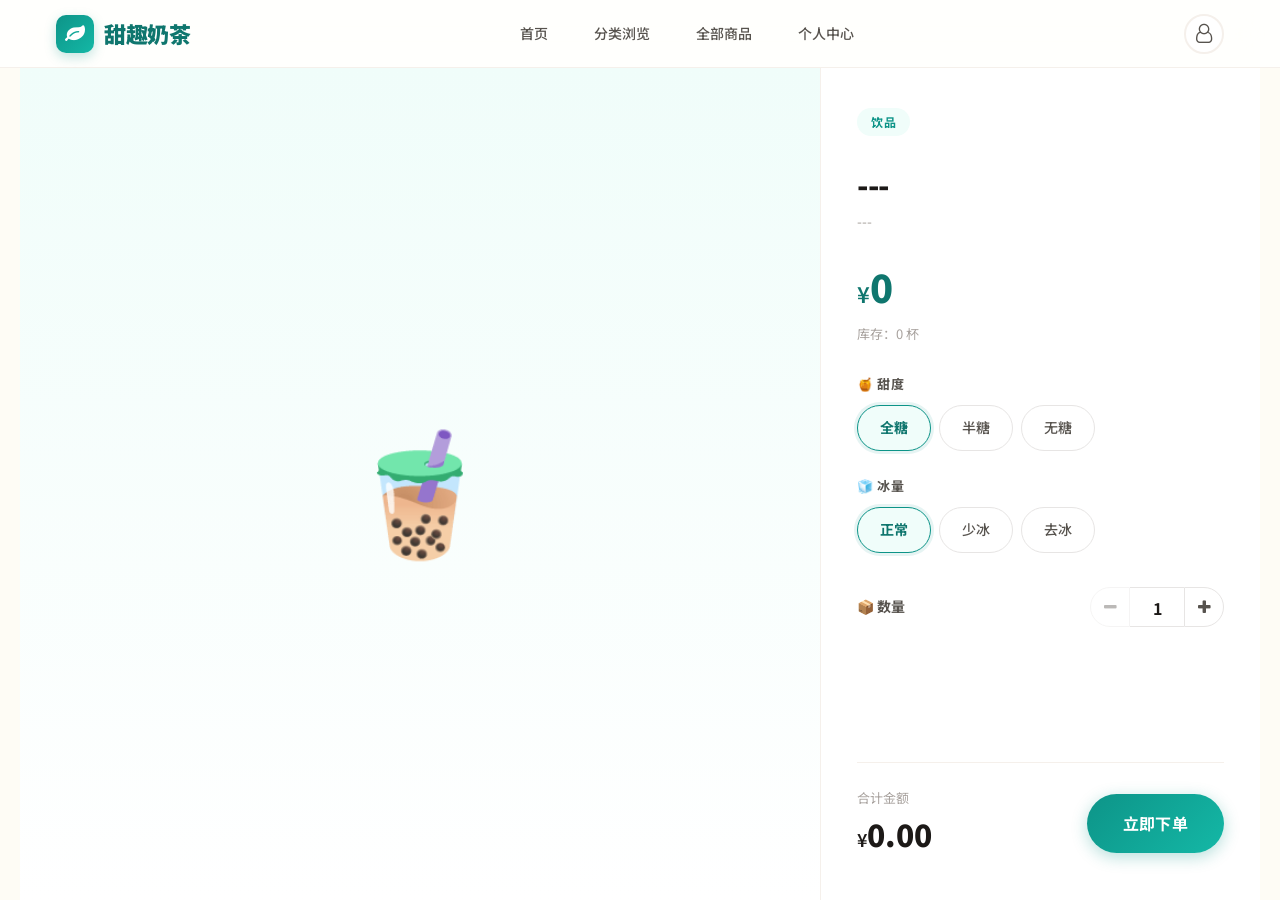
<file: target/classes/static/detail.html>
<!DOCTYPE html>
<html lang="zh-CN">
<head>
<meta charset="UTF-8">
<meta name="viewport" content="width=device-width,initial-scale=1.0">
<title>商品详情 - 甜趣奶茶</title>
<link rel="stylesheet" href="https://cdn.jsdelivr.net/npm/bootstrap@3.4.1/dist/css/bootstrap.min.css">
<link rel="stylesheet" href="https://cdn.jsdelivr.net/npm/font-awesome@4.7.0/css/font-awesome.min.css">
<link rel="stylesheet" href="css/common.css">
</head>
<body>

<header class="desktop-header" id="mainHeader">
  <div class="header-inner">
    <a href="index.html" class="header-brand">
      <div class="brand-icon"><i class="fa fa-leaf"></i></div>甜趣奶茶
    </a>
    <nav class="header-nav">
      <a class="nav-link" href="index.html">首页</a>
      <a class="nav-link" href="category.html">分类浏览</a>
      <a class="nav-link" href="list.html">全部商品</a>
      <a class="nav-link" href="profile.html">个人中心</a>
    </nav>
    <a href="profile.html" class="header-user-btn"><i class="fa fa-user-o"></i></a>
  </div>
</header>

<div class="page-container">
  <div class="detail-layout">

    <!-- 左侧大图 -->
    <div class="detail-gallery">
      <img id="detailImg" src="" alt="商品图片"
           onerror="this.style.display='none';this.parentElement.innerHTML='<div style=font-size:120px>🧋</div>'">
    </div>

    <!-- 右侧信息面板 -->
    <div class="detail-panel">
      <div class="dp-category" id="detailCategory">饮品</div>
      <h1 id="detailName">---</h1>
      <p class="dp-desc" id="detailDesc">---</p>
      <div class="dp-price-big"><span class="yen">¥</span><span id="detailPrice">0</span></div>
      <div class="dp-stock" id="detailStock">库存：0 杯</div>

      <!-- 甜度 -->
      <div class="spec-block">
        <div class="spec-label">🍯 甜度</div>
        <div class="spec-options" id="sweetnessOpts">
          <span class="spec-opt active" data-val="全糖">全糖</span>
          <span class="spec-opt" data-val="半糖">半糖</span>
          <span class="spec-opt" data-val="无糖">无糖</span>
        </div>
      </div>

      <!-- 冰量 -->
      <div class="spec-block">
        <div class="spec-label">🧊 冰量</div>
        <div class="spec-options" id="iceOpts">
          <span class="spec-opt active" data-val="正常">正常</span>
          <span class="spec-opt" data-val="少冰">少冰</span>
          <span class="spec-opt" data-val="去冰">去冰</span>
        </div>
      </div>

      <!-- 数量 -->
      <div class="qty-row">
        <span class="qty-label">📦 数量</span>
        <div class="qty-stepper">
          <button id="btnMinus" disabled><i class="fa fa-minus"></i></button>
          <span class="qty-val" id="qtyNum">1</span>
          <button id="btnPlus"><i class="fa fa-plus"></i></button>
        </div>
      </div>

      <!-- 下单 -->
      <div class="order-bar-detail">
        <div>
          <div class="ob-total-label">合计金额</div>
          <div class="ob-total-price"><span class="yen">¥</span><span id="totalPrice">0.00</span></div>
        </div>
        <button class="btn-order" id="btnSubmit" onclick="submitOrder()">立即下单</button>
      </div>
    </div>
  </div>
</div>

<div class="toast-popup" id="toast"></div>

<script src="https://cdn.jsdelivr.net/npm/jquery@1.12.4/dist/jquery.min.js"></script>
<script src="js/detail.js"></script>
</body>
</html>
</file>
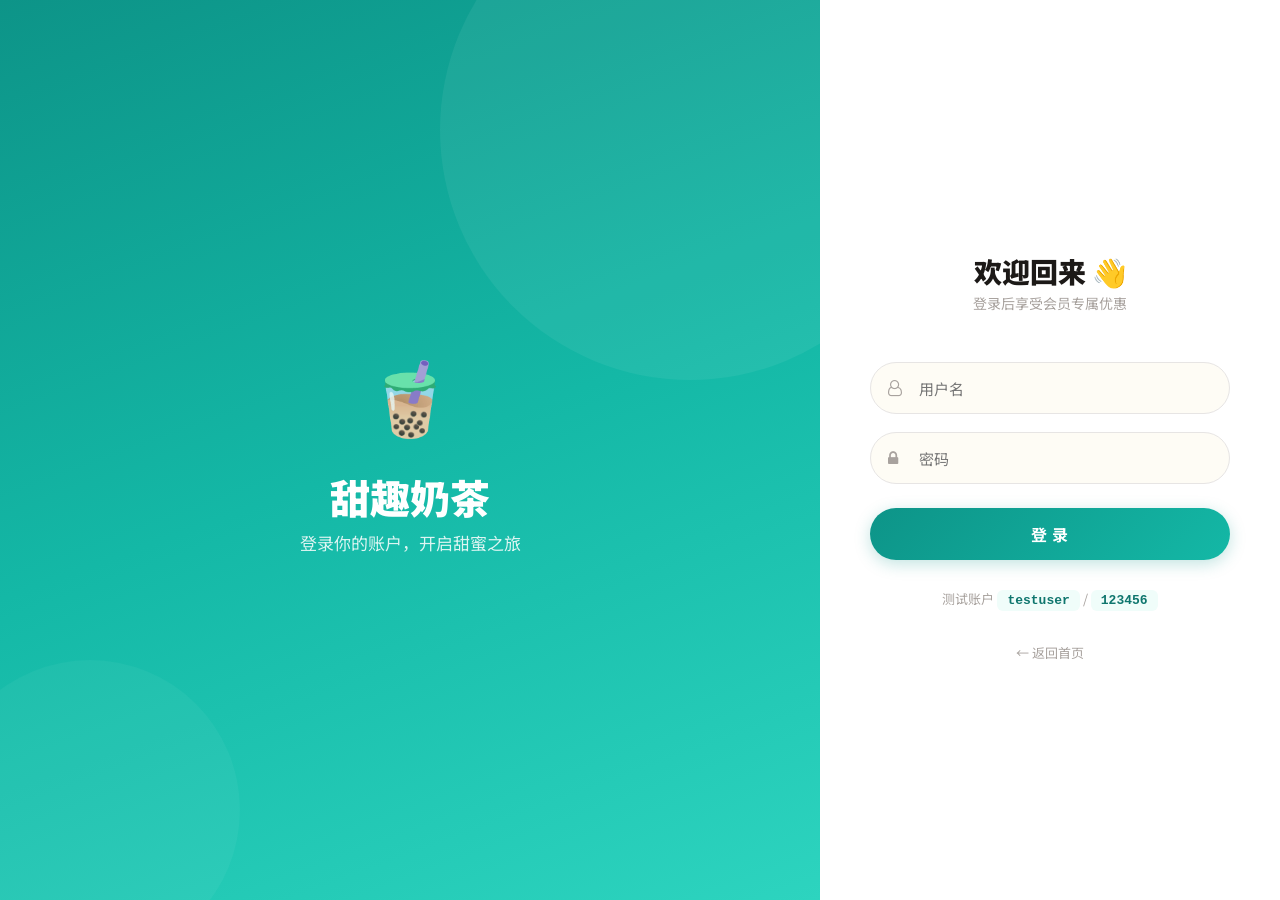
<file: target/classes/static/login.html>
<!DOCTYPE html>
<html lang="zh-CN">
<head>
<meta charset="UTF-8">
<meta name="viewport" content="width=device-width,initial-scale=1.0">
<title>登录 - 甜趣奶茶</title>
<link rel="stylesheet" href="https://cdn.jsdelivr.net/npm/bootstrap@3.4.1/dist/css/bootstrap.min.css">
<link rel="stylesheet" href="https://cdn.jsdelivr.net/npm/font-awesome@4.7.0/css/font-awesome.min.css">
<link rel="stylesheet" href="css/common.css">
</head>
<body>

<div class="login-fullpage">
  <!-- 左侧品牌视觉 -->
  <div class="login-visual">
    <div class="login-visual-content">
      <div class="lv-icon">🧋</div>
      <h1>甜趣奶茶</h1>
      <p>登录你的账户，开启甜蜜之旅</p>
    </div>
  </div>

  <!-- 右侧表单 -->
  <div class="login-form-panel">
    <div class="lf-header">
      <h2>欢迎回来 👋</h2>
      <p>登录后享受会员专属优惠</p>
    </div>
    <div class="login-form">
      <div class="input-wrap">
        <span class="iw-icon"><i class="fa fa-user-o"></i></span>
        <input type="text" id="username" placeholder="用户名" maxlength="30">
      </div>
      <div class="input-wrap">
        <span class="iw-icon"><i class="fa fa-lock"></i></span>
        <input type="password" id="password" placeholder="密码" maxlength="30">
      </div>
      <p class="login-error-msg" id="loginError"></p>
      <button class="btn-login-full" id="btnLogin" onclick="doLogin()">登 录</button>
    </div>
    <p class="login-hint-text">
      测试账户 <code>testuser</code> / <code>123456</code>
    </p>
    <a href="index.html" class="login-back-link">← 返回首页</a>
  </div>
</div>

<script src="https://cdn.jsdelivr.net/npm/jquery@1.12.4/dist/jquery.min.js"></script>
<script>
function doLogin(){
  var u=$('#username').val().trim(),p=$('#password').val().trim();
  if(!u){$('#username').focus();return}if(!p){$('#password').focus();return}
  $('#btnLogin').prop('disabled',true).text('登录中…');$('#loginError').hide();
  $.ajax({url:'/api/user/login',type:'POST',contentType:'application/json',
    data:JSON.stringify({username:u,password:p}),dataType:'json',
    success:function(r){
      if(r.code===200){var q=new URLSearchParams(location.search);location.href=q.get('redirect')||'profile.html'}
      else{$('#loginError').text(r.message||'登录失败').show();$('#btnLogin').prop('disabled',false).text('登 录')}
    },
    error:function(){$('#loginError').text('网络错误').show();$('#btnLogin').prop('disabled',false).text('登 录')}
  });
}
$('#password').keydown(function(e){if(e.key==='Enter')doLogin()});
$('#username').keydown(function(e){if(e.key==='Enter')$('#password').focus()});
</script>
</body>
</html>
</file>
<file: target/classes/static/css/common.css>
/* ============================================================
   甜趣奶茶 · Sweet Tea
   设计主题：都市茶寮 — 温润 × 精致 × 呼吸感
   ============================================================ */

@import url('https://fonts.googleapis.com/css2?family=Noto+Sans+SC:wght@400;500;600;700;900&display=swap');

:root {
  /* === 主色系：暖茶绿 === */
  --color-primary:       #0D9488;
  --color-primary-light: #14B8A6;
  --color-primary-dark:  #0F766E;
  --color-primary-dim:   #CCFBF1;
  --color-primary-pale:  #F0FDFA;

  /* === 强调色：蜜金 === */
  --color-accent:        #F59E0B;
  --color-accent-light:  #FBBF24;
  --color-accent-pale:   #FFFBEB;

  /* === 中性色 === */
  --color-bg:            #FEFCF5;
  --color-surface:       #FFFFFF;
  --color-text:          #1C1917;
  --color-text-secondary:#57534E;
  --color-text-muted:    #A8A29E;
  --color-border:        #E7E5E4;
  --color-border-light:  #F5F0EB;

  /* === 语义色 === */
  --color-success:       #059669;
  --color-error:         #DC2626;
  --color-info:          #0284C7;

  /* === 尺寸 === */
  --header-h: 68px;
  --radius-sm: 10px;
  --radius:    16px;
  --radius-lg: 24px;
  --radius-xl: 32px;
  --content-max: 1240px;

  /* === 阴影 === */
  --shadow-xs: 0 1px 2px rgba(0,0,0,.04);
  --shadow-sm: 0 1px 3px rgba(0,0,0,.06), 0 1px 2px rgba(0,0,0,.04);
  --shadow:    0 4px 6px rgba(0,0,0,.04), 0 2px 4px rgba(0,0,0,.04);
  --shadow-md: 0 10px 20px rgba(0,0,0,.06), 0 4px 8px rgba(0,0,0,.04);
  --shadow-lg: 0 20px 40px rgba(0,0,0,.08), 0 8px 16px rgba(0,0,0,.04);
  --shadow-xl: 0 30px 60px rgba(0,0,0,.10), 0 10px 24px rgba(0,0,0,.06);
  --shadow-glow: 0 0 0 4px rgba(13,148,136,.12);
  --shadow-glow-lg: 0 0 0 8px rgba(13,148,136,.08);

  /* === 动效 === */
  --ease-out: cubic-bezier(.16,1,.3,1);
  --ease-spring: cubic-bezier(.34,1.56,.64,1);
  --duration-fast: .15s;
  --duration: .25s;
  --duration-slow: .4s;
}

/* ============================================================
   Reset & Base
   ============================================================ */
*,*::before,*::after{box-sizing:border-box;margin:0;padding:0}
html{scroll-behavior:smooth;-webkit-font-smoothing:antialiased;-moz-osx-font-smoothing:grayscale}
body{
  font-family:'Noto Sans SC',"PingFang SC","Microsoft YaHei",system-ui,sans-serif;
  font-size:15px;line-height:1.7;font-weight:400;
  color:var(--color-text);background:var(--color-bg);
  overflow-x:hidden;
}
a{color:inherit;text-decoration:none}
img{max-width:100%;display:block}
button{cursor:pointer;font-family:inherit}
input,button,textarea{font-family:inherit;font-size:inherit}

::selection{background:var(--color-primary-dim);color:var(--color-primary-dark)}

/* ============================================================
   Header — 毛玻璃导航
   ============================================================ */
.desktop-header{
  position:sticky;top:0;z-index:1000;
  height:var(--header-h);
  background:rgba(255,255,255,.82);
  backdrop-filter:blur(20px) saturate(180%);
  -webkit-backdrop-filter:blur(20px) saturate(180%);
  border-bottom:1px solid var(--color-border-light);
  transition:box-shadow var(--duration);
}
.desktop-header.scrolled{box-shadow:var(--shadow-md)}

.header-inner{
  max-width:var(--content-max);margin:0 auto;
  height:100%;display:flex;align-items:center;justify-content:space-between;
  padding:0 36px;
}

/* Logo */
.header-brand{
  display:flex;align-items:center;gap:10px;
  font-size:22px;font-weight:900;color:var(--color-primary-dark);
  letter-spacing:-.3px;
}
.header-brand .brand-icon{
  width:38px;height:38px;border-radius:var(--radius-sm);
  background:linear-gradient(135deg,var(--color-primary),var(--color-primary-light));
  display:flex;align-items:center;justify-content:center;
  color:#fff;font-size:20px;
  box-shadow:0 4px 12px rgba(13,148,136,.25);
}

/* Nav Links */
.header-nav{display:flex;align-items:center;gap:2px}
.header-nav .nav-link{
  padding:9px 22px;border-radius:40px;font-size:14px;font-weight:500;
  color:var(--color-text-secondary);transition:all var(--duration) var(--ease-out);
  position:relative;
}
.header-nav .nav-link:hover{color:var(--color-primary);background:var(--color-primary-pale)}
.header-nav .nav-link.active{
  color:#fff;background:var(--color-primary);
  font-weight:600;box-shadow:0 2px 8px rgba(13,148,136,.3);
}

/* User Btn */
.header-user-btn{
  width:40px;height:40px;border-radius:50%;
  border:2px solid var(--color-border-light);
  background:var(--color-surface);
  display:flex;align-items:center;justify-content:center;
  color:var(--color-text-secondary);font-size:19px;
  transition:all var(--duration) var(--ease-out);
}
.header-user-btn:hover{
  border-color:var(--color-primary);color:var(--color-primary);
  box-shadow:var(--shadow-glow);
}

/* ============================================================
   Page Container
   ============================================================ */
.page-container{
  max-width:var(--content-max);margin:0 auto;
  min-height:calc(100vh - var(--header-h));
}

/* ============================================================
   Hero Section — 首页大屏
   ============================================================ */
.hero-banner{
  position:relative;overflow:hidden;
  background:linear-gradient(160deg,#0D9488 0%,#14B8A6 30%,#2DD4BF 60%,#CCFBF1 100%);
  padding:60px 48px;display:flex;align-items:center;
  min-height:420px;
}
.hero-banner::before{
  content:'';position:absolute;inset:0;
  background:radial-gradient(ellipse at 30% 20%,rgba(255,255,255,.2) 0%,transparent 60%),
             radial-gradient(ellipse at 70% 80%,rgba(245,158,11,.15) 0%,transparent 50%);
  pointer-events:none;
}
/* 装饰圆 */
.hero-banner::after{
  content:'';position:absolute;
  width:320px;height:320px;border-radius:50%;
  background:rgba(255,255,255,.08);
  top:-80px;right:-60px;
}
.hero-deco-2{
  position:absolute;width:180px;height:180px;border-radius:50%;
  background:rgba(245,158,11,.1);
  bottom:-40px;left:15%;
  pointer-events:none;
}

.hero-text{position:relative;z-index:2;max-width:540px}
.hero-badge{
  display:inline-block;padding:6px 18px;border-radius:40px;
  background:rgba(255,255,255,.25);backdrop-filter:blur(10px);
  color:#fff;font-size:13px;font-weight:600;letter-spacing:.5px;
  margin-bottom:20px;
}
.hero-text h1{
  font-size:48px;font-weight:900;color:#fff;
  line-height:1.2;letter-spacing:-1px;margin-bottom:16px;
  text-shadow:0 2px 20px rgba(0,0,0,.08);
}
.hero-text h1 .highlight{color:#FEF3C7}
.hero-text p{
  font-size:17px;color:rgba(255,255,255,.85);line-height:1.7;margin-bottom:28px;
}
.hero-btns{display:flex;gap:14px}
.btn-hero-primary{
  padding:14px 32px;border-radius:50px;border:none;
  background:#fff;color:var(--color-primary-dark);
  font-size:15px;font-weight:700;letter-spacing:.3px;
  box-shadow:0 4px 16px rgba(0,0,0,.1);
  transition:all var(--duration) var(--ease-out);
}
.btn-hero-primary:hover{transform:translateY(-2px);box-shadow:0 8px 24px rgba(0,0,0,.15)}
.btn-hero-outline{
  padding:14px 32px;border-radius:50px;
  border:2px solid rgba(255,255,255,.5);background:transparent;
  color:#fff;font-size:15px;font-weight:600;
  transition:all var(--duration) var(--ease-out);
}
.btn-hero-outline:hover{background:rgba(255,255,255,.15);border-color:#fff}

/* Hero 右侧浮动卡片 */
.hero-visual{position:relative;z-index:2;flex:1;display:flex;justify-content:center;align-items:center;user-select:none}
.hero-float-card{
  background:rgba(255,255,255,.92);backdrop-filter:blur(12px);
  border-radius:var(--radius-lg);padding:22px 26px;
  box-shadow:var(--shadow-xl);
  transform:rotate(-2deg);animation:floatCard 3s ease-in-out infinite;
}
@keyframes floatCard{
  0%,100%{transform:rotate(-2deg) translateY(0)}
  50%{transform:rotate(-2deg) translateY(-10px)}
}
.hero-float-card .fc-emoji{font-size:52px;margin-bottom:8px}
.hero-float-card .fc-title{font-weight:700;font-size:18px;color:var(--color-text)}
.hero-float-card .fc-price{font-size:28px;font-weight:900;color:var(--color-primary)}
.hero-float-card .fc-price small{font-size:16px;font-weight:500}

.hero-float-card-2{
  position:absolute;right:-10px;bottom:30px;
  background:rgba(255,255,255,.85);backdrop-filter:blur(12px);
  border-radius:var(--radius);padding:14px 20px;
  box-shadow:var(--shadow-lg);
  transform:rotate(4deg);animation:floatCard2 3.5s ease-in-out infinite;
}
@keyframes floatCard2{
  0%,100%{transform:rotate(4deg) translateY(0)}
  50%{transform:rotate(4deg) translateY(-8px)}
}
.hero-float-card-2 .fc2-row{display:flex;align-items:center;gap:10px}
.hero-float-card-2 .fc2-dot{
  width:10px;height:10px;border-radius:50%;background:var(--color-success);
  animation:pulse 2s ease-in-out infinite;
}
@keyframes pulse{
  0%,100%{opacity:1;transform:scale(1)}
  50%{opacity:.5;transform:scale(1.3)}
}
.hero-float-card-2 .fc2-text{font-size:13px;font-weight:600;color:var(--color-text-secondary)}

/* ============================================================
   Section Titles
   ============================================================ */
.section-head{
  text-align:center;padding:56px 32px 8px;
}
.section-head .sh-label{
  display:inline-block;padding:5px 16px;border-radius:40px;
  background:var(--color-primary-pale);color:var(--color-primary);
  font-size:12px;font-weight:700;letter-spacing:1px;text-transform:uppercase;
  margin-bottom:14px;
}
.section-head h2{
  font-size:30px;font-weight:900;color:var(--color-text);
  letter-spacing:-.5px;margin-bottom:8px;
}
.section-head p{color:var(--color-text-muted);font-size:15px;max-width:500px;margin:0 auto}

.section-title-bar{
  display:flex;align-items:center;justify-content:space-between;
  padding:32px 36px 16px;
}
.section-title-bar h3{font-size:22px;font-weight:800;color:var(--color-text);letter-spacing:-.3px}
.section-title-bar .more-link{
  font-size:14px;font-weight:600;color:var(--color-primary);
  display:flex;align-items:center;gap:6px;transition:gap var(--duration);
}
.section-title-bar .more-link:hover{gap:10px}

/* ============================================================
   Category Icon Pills
   ============================================================ */
.category-pills{
  display:flex;justify-content:center;gap:16px;flex-wrap:wrap;
  padding:12px 36px 36px;
}
.cat-pill{
  display:flex;align-items:center;gap:10px;
  padding:14px 28px;border-radius:50px;
  background:var(--color-surface);border:1.5px solid var(--color-border-light);
  cursor:pointer;font-size:15px;font-weight:600;color:var(--color-text-secondary);
  transition:all var(--duration) var(--ease-out);
  box-shadow:var(--shadow-xs);
}
.cat-pill:hover{transform:translateY(-2px);box-shadow:var(--shadow-md);border-color:var(--color-primary-light)}
.cat-pill .cp-icon{
  width:36px;height:36px;border-radius:50%;
  display:flex;align-items:center;justify-content:center;font-size:18px;
  color:#fff;flex-shrink:0;
}
.cp-1{background:linear-gradient(135deg,#F59E0B,#FBBF24)}
.cp-2{background:linear-gradient(135deg,#A78BFA,#C4B5FD)}
.cp-3{background:linear-gradient(135deg,#78716C,#A8A29E)}
.cp-4{background:linear-gradient(135deg,#F472B6,#F9A8D4)}

/* ============================================================
   Product Cards — 通用商品卡片
   ============================================================ */
.product-grid-4{
  display:grid;grid-template-columns:repeat(4,1fr);gap:24px;
  padding:0 36px 40px;
}
.product-grid-3{
  display:grid;grid-template-columns:repeat(3,1fr);gap:24px;
  padding:0 36px 40px;
}

.product-card{
  background:var(--color-surface);border-radius:var(--radius-lg);
  overflow:hidden;cursor:pointer;
  border:1px solid var(--color-border-light);
  box-shadow:var(--shadow-sm);
  transition:all var(--duration-slow) var(--ease-out);
  position:relative;
}
.product-card:hover{
  transform:translateY(-6px);
  box-shadow:var(--shadow-lg);
  border-color:var(--color-primary-dim);
}
.product-card .pc-img-wrap{
  position:relative;overflow:hidden;background:linear-gradient(135deg,#F0FDFA,#E0F2FE);
}
.product-card .pc-img-wrap img{
  width:100%;height:200px;object-fit:cover;transition:transform .5s var(--ease-out);
}
.product-card:hover .pc-img-wrap img{transform:scale(1.06)}
.product-card .pc-badge{
  position:absolute;top:12px;left:12px;
  padding:4px 12px;border-radius:20px;
  font-size:11px;font-weight:700;letter-spacing:.3px;
}
.pc-badge-hot{background:var(--color-accent);color:#fff}
.pc-badge-new{background:var(--color-primary);color:#fff}
.product-card .pc-body{padding:16px 20px 20px}
.product-card .pc-body .pc-name{font-size:16px;font-weight:700;color:var(--color-text);margin-bottom:4px}
.product-card .pc-body .pc-desc{
  font-size:13px;color:var(--color-text-muted);margin-bottom:12px;
  white-space:nowrap;overflow:hidden;text-overflow:ellipsis;
}
.product-card .pc-body .pc-footer{display:flex;align-items:center;justify-content:space-between}
.product-card .pc-body .pc-price{font-size:22px;font-weight:900;color:var(--color-primary-dark)}
.product-card .pc-body .pc-price small{font-size:14px;font-weight:500;color:var(--color-text-muted);margin-left:2px}
.product-card .pc-body .pc-price .symbol{font-size:15px;font-weight:600}

.product-card .pc-body .pc-btn{
  padding:8px 20px;border-radius:40px;border:none;
  background:var(--color-primary-pale);color:var(--color-primary);
  font-size:13px;font-weight:700;
  transition:all var(--duration) var(--ease-out);
}
.product-card:hover .pc-body .pc-btn{
  background:var(--color-primary);color:#fff;
  box-shadow:0 4px 12px rgba(13,148,136,.3);
}

/* ============================================================
   Shop Now Banner (首页 CTA)
   ============================================================ */
.cta-banner{
  margin:0 36px 40px;padding:44px 48px;
  border-radius:var(--radius-xl);
  background:linear-gradient(135deg,#0D9488,#14B8A6);
  display:flex;align-items:center;justify-content:space-between;
  position:relative;overflow:hidden;
  box-shadow:var(--shadow-lg);
}
.cta-banner::before{
  content:'';position:absolute;
  width:260px;height:260px;border-radius:50%;
  background:rgba(255,255,255,.07);
  right:-60px;top:-80px;
}
.cta-banner .cta-text{position:relative;z-index:1}
.cta-banner .cta-text h3{font-size:26px;font-weight:900;color:#fff;margin-bottom:6px}
.cta-banner .cta-text p{color:rgba(255,255,255,.8);font-size:15px}
.cta-banner .cta-btn{
  position:relative;z-index:1;
  padding:14px 36px;border-radius:50px;border:none;
  background:#fff;color:var(--color-primary-dark);
  font-size:15px;font-weight:700;
  box-shadow:0 4px 16px rgba(0,0,0,.1);
  transition:all var(--duration) var(--ease-out);
  white-space:nowrap;
}
.cta-banner .cta-btn:hover{transform:translateY(-2px);box-shadow:0 8px 24px rgba(0,0,0,.15)}

/* ============================================================
   Detail Page Layout
   ============================================================ */
.detail-layout{
  display:flex;min-height:calc(100vh - var(--header-h));
}
.detail-gallery{
  flex:1;background:linear-gradient(180deg,#F0FDFA,#fff);
  display:flex;align-items:center;justify-content:center;
  padding:48px;
}
.detail-gallery img{
  max-width:100%;max-height:500px;border-radius:var(--radius-xl);
  box-shadow:var(--shadow-xl);object-fit:cover;
}
.detail-panel{
  width:440px;flex-shrink:0;padding:40px 36px;
  display:flex;flex-direction:column;overflow-y:auto;
  border-left:1px solid var(--color-border-light);
  background:var(--color-surface);
}
.detail-panel .dp-category{
  display:inline-block;padding:4px 14px;border-radius:20px;
  background:var(--color-primary-pale);color:var(--color-primary);
  font-size:12px;font-weight:700;letter-spacing:.5px;
  margin-bottom:12px;width:fit-content;
}
.detail-panel h1{font-size:30px;font-weight:900;color:var(--color-text);margin-bottom:8px;letter-spacing:-.5px}
.detail-panel .dp-desc{font-size:14px;color:var(--color-text-muted);line-height:1.8;margin-bottom:20px}
.detail-panel .dp-price-big{font-size:38px;font-weight:900;color:var(--color-primary-dark);margin-bottom:4px}
.detail-panel .dp-price-big .yen{font-size:22px;font-weight:600}
.detail-panel .dp-stock{font-size:13px;color:var(--color-text-muted);margin-bottom:28px}

/* Spec */
.spec-block{margin-bottom:24px}
.spec-block .spec-label{font-size:13px;font-weight:700;color:var(--color-text-secondary);margin-bottom:10px;text-transform:uppercase;letter-spacing:.5px}
.spec-options{display:flex;flex-wrap:wrap;gap:8px}
.spec-opt{
  padding:10px 22px;border-radius:40px;border:1.5px solid var(--color-border);
  font-size:14px;font-weight:500;color:var(--color-text-secondary);
  cursor:pointer;transition:all var(--duration-fast) var(--ease-out);
  background:var(--color-surface);user-select:none;
}
.spec-opt:hover{border-color:var(--color-primary-light)}
.spec-opt.active{
  border-color:var(--color-primary);background:var(--color-primary-pale);
  color:var(--color-primary-dark);font-weight:700;
  box-shadow:0 0 0 3px rgba(13,148,136,.1);
}

/* Qty */
.qty-row{display:flex;align-items:center;justify-content:space-between;padding:10px 0;margin-bottom:24px}
.qty-row .qty-label{font-size:14px;font-weight:700;color:var(--color-text-secondary)}
.qty-stepper{display:flex;align-items:center}
.qty-stepper button{
  width:40px;height:40px;border:1.5px solid var(--color-border);
  background:var(--color-surface);font-size:16px;color:var(--color-text-secondary);
  transition:all var(--duration-fast);
}
.qty-stepper button:first-child{border-radius:40px 0 0 40px}
.qty-stepper button:last-child{border-radius:0 40px 40px 0}
.qty-stepper button:hover{background:var(--color-primary-pale);color:var(--color-primary)}
.qty-stepper button:disabled{opacity:.4;cursor:not-allowed}
.qty-stepper .qty-val{
  width:54px;height:40px;text-align:center;line-height:40px;
  font-size:16px;font-weight:700;color:var(--color-text);
  border-top:1.5px solid var(--color-border);
  border-bottom:1.5px solid var(--color-border);
  background:var(--color-surface);
}

/* Order Bar */
.order-bar-detail{
  margin-top:auto;padding-top:24px;border-top:1px solid var(--color-border-light);
  display:flex;align-items:center;justify-content:space-between;
}
.order-bar-detail .ob-total-label{font-size:13px;color:var(--color-text-muted)}
.order-bar-detail .ob-total-price{font-size:30px;font-weight:900;color:var(--color-text)}
.order-bar-detail .ob-total-price .yen{font-size:18px;font-weight:600}
.btn-order{
  padding:16px 36px;border-radius:50px;border:none;
  background:linear-gradient(135deg,var(--color-primary),var(--color-primary-light));
  color:#fff;font-size:16px;font-weight:700;letter-spacing:.3px;
  box-shadow:0 4px 16px rgba(13,148,136,.3);
  transition:all var(--duration) var(--ease-out);
}
.btn-order:hover{transform:translateY(-2px);box-shadow:0 8px 28px rgba(13,148,136,.4)}
.btn-order:disabled{opacity:.5;cursor:not-allowed;transform:none}

/* ============================================================
   List / Search Page
   ============================================================ */
.list-toolbar{
  display:flex;align-items:center;gap:12px;padding:20px 36px;
  border-bottom:1px solid var(--color-border-light);background:var(--color-surface);
  position:sticky;top:var(--header-h);z-index:50;
}
.search-box{
  flex:1;max-width:420px;display:flex;align-items:center;gap:10px;
  background:var(--color-bg);border-radius:50px;padding:10px 20px;
  border:1.5px solid transparent;
  transition:all var(--duration) var(--ease-out);
}
.search-box:focus-within{border-color:var(--color-primary);box-shadow:var(--shadow-glow);background:#fff}
.search-box i{color:var(--color-text-muted);font-size:16px}
.search-box input{
  flex:1;border:none;background:transparent;outline:none;
  font-size:14px;color:var(--color-text);
}
.search-box input::placeholder{color:var(--color-text-muted)}
.search-box .btn-search{
  padding:8px 20px;border-radius:50px;border:none;
  background:var(--color-primary);color:#fff;
  font-size:13px;font-weight:700;
  transition:all var(--duration);white-space:nowrap;
}
.search-box .btn-search:hover{background:var(--color-primary-dark)}

.list-grid{display:grid;grid-template-columns:repeat(4,1fr);gap:20px;padding:24px 36px 40px}
.load-more-trigger{text-align:center;padding:8px 0 40px;color:var(--color-text-muted);font-size:14px}
.load-more-trigger .lm-spinner{display:inline-block;animation:spin .8s linear infinite}
@keyframes spin{to{transform:rotate(360deg)}}

/* ============================================================
   Login Page
   ============================================================ */
.login-fullpage{display:flex;min-height:100vh}
.login-visual{
  flex:1;background:linear-gradient(160deg,#0D9488,#14B8A6,#2DD4BF);
  display:flex;align-items:center;justify-content:center;padding:60px;
  position:relative;overflow:hidden;
}
.login-visual::before{
  content:'';position:absolute;
  width:500px;height:500px;border-radius:50%;
  background:rgba(255,255,255,.06);
  top:-120px;right:-120px;
}
.login-visual::after{
  content:'';position:absolute;
  width:300px;height:300px;border-radius:50%;
  background:rgba(255,255,255,.04);
  bottom:-60px;left:-60px;
}
.login-visual-content{position:relative;z-index:1;text-align:center;color:#fff}
.login-visual-content .lv-icon{font-size:72px;margin-bottom:20px;opacity:.9}
.login-visual-content h1{font-size:40px;font-weight:900;margin-bottom:10px}
.login-visual-content p{font-size:17px;opacity:.85}

.login-form-panel{
  width:460px;flex-shrink:0;display:flex;flex-direction:column;
  align-items:center;justify-content:center;padding:48px;background:#fff;
}
.login-form-panel .lf-header{margin-bottom:36px;text-align:center}
.login-form-panel .lf-header h2{font-size:28px;font-weight:900;color:var(--color-text);margin-bottom:6px}
.login-form-panel .lf-header p{color:var(--color-text-muted);font-size:14px}
.login-form{width:100%;max-width:360px}
.login-form .input-wrap{margin-bottom:18px;position:relative}
.login-form .input-wrap .iw-icon{
  position:absolute;left:18px;top:50%;transform:translateY(-50%);
  color:var(--color-text-muted);font-size:16px;pointer-events:none;z-index:2;
}
.login-form .input-wrap input{
  width:100%;height:52px;border-radius:50px;padding:0 20px 0 48px;
  border:1.5px solid var(--color-border);font-size:15px;color:var(--color-text);
  background:var(--color-bg);outline:none;transition:all var(--duration) var(--ease-out);
}
.login-form .input-wrap input:focus{
  border-color:var(--color-primary);background:#fff;
  box-shadow:0 0 0 3px rgba(13,148,136,.1);
}
.btn-login-full{
  width:100%;height:52px;border-radius:50px;border:none;
  background:linear-gradient(135deg,var(--color-primary),var(--color-primary-light));
  color:#fff;font-size:16px;font-weight:700;letter-spacing:.5px;
  box-shadow:0 4px 16px rgba(13,148,136,.25);
  transition:all var(--duration) var(--ease-out);
  margin-top:6px;
}
.btn-login-full:hover{transform:translateY(-2px);box-shadow:0 8px 28px rgba(13,148,136,.35)}
.btn-login-full:disabled{opacity:.5;transform:none}
.login-error-msg{color:var(--color-error);font-size:13px;text-align:center;margin-top:10px;display:none}
.login-hint-text{text-align:center;margin-top:28px;font-size:13px;color:var(--color-text-muted)}
.login-hint-text code{
  background:var(--color-primary-pale);color:var(--color-primary-dark);
  padding:3px 10px;border-radius:6px;font-size:13px;font-weight:600;
}
.login-back-link{display:block;text-align:center;margin-top:20px;font-size:13px;color:var(--color-text-muted)}

/* ============================================================
   Profile Page
   ============================================================ */
.profile-layout{display:flex;min-height:calc(100vh - var(--header-h))}
.profile-sidebar{
  width:300px;flex-shrink:0;border-right:1px solid var(--color-border-light);
  background:linear-gradient(180deg,#F0FDFA,#fff 60%);padding:36px 24px;
  display:flex;flex-direction:column;
}
.profile-avatar-area{text-align:center;margin-bottom:28px}
.profile-avatar-area .pa-circle{
  width:88px;height:88px;border-radius:50%;margin:0 auto 14px;
  background:linear-gradient(135deg,var(--color-primary),var(--color-primary-light));
  display:flex;align-items:center;justify-content:center;
  color:#fff;font-size:40px;
  box-shadow:0 8px 24px rgba(13,148,136,.25);
}
.profile-avatar-area h3{font-size:20px;font-weight:800;color:var(--color-text)}
.profile-avatar-area .pa-uid{font-size:12px;color:var(--color-text-muted)}
.profile-avatar-area .pa-addr{font-size:13px;color:var(--color-text-secondary);margin-top:4px}

.profile-menu-box{background:var(--color-surface);border-radius:var(--radius);overflow:hidden;box-shadow:var(--shadow-sm)}
.profile-menu-box .pm-item{
  display:flex;align-items:center;gap:14px;padding:15px 20px;
  font-size:14px;font-weight:500;color:var(--color-text-secondary);
  border-bottom:1px solid var(--color-border-light);cursor:pointer;
  transition:all var(--duration-fast);
}
.profile-menu-box .pm-item:last-child{border-bottom:none}
.profile-menu-box .pm-item:hover{background:var(--color-primary-pale);color:var(--color-primary-dark)}
.profile-menu-box .pm-item .pm-icon{
  width:34px;height:34px;border-radius:10px;display:flex;align-items:center;
  justify-content:center;color:#fff;font-size:15px;flex-shrink:0;
}

.profile-main{flex:1;padding:36px;overflow-y:auto}
.profile-main .pm-title{font-size:22px;font-weight:800;color:var(--color-text);margin-bottom:24px}
.order-card-list{display:grid;grid-template-columns:repeat(auto-fill,minmax(360px,1fr));gap:18px}
.order-card{
  background:var(--color-surface);border-radius:var(--radius);
  padding:20px 24px;border:1px solid var(--color-border-light);
  box-shadow:var(--shadow-sm);transition:all var(--duration);
}
.order-card:hover{box-shadow:var(--shadow-md)}
.order-card .oc-top{display:flex;justify-content:space-between;align-items:center;margin-bottom:14px;font-size:13px}
.order-card .oc-top .oc-time{color:var(--color-text-muted)}
.order-card .oc-top .oc-status-badge{
  padding:4px 14px;border-radius:20px;font-size:11px;font-weight:700;letter-spacing:.3px;
}
.oc-status-pending{background:#FEF3C7;color:#92400E}
.oc-status-done{background:var(--color-primary-pale);color:var(--color-primary-dark)}
.oc-status-cancel{background:#FEE2E2;color:#991B1B}
.order-card .oc-items-list{border-top:1px solid var(--color-border-light);padding-top:12px}
.order-card .oc-items-list .oci-row{
  display:flex;align-items:center;padding:6px 0;font-size:14px;gap:12px;
}
.order-card .oc-items-list .oci-row img{
  width:46px;height:46px;border-radius:10px;object-fit:cover;flex-shrink:0;
  background:var(--color-primary-pale);
}
.order-card .oc-items-list .oci-row .oci-name{flex:1;font-weight:500}
.order-card .oc-items-list .oci-row .oci-specs{font-size:11px;color:var(--color-text-muted)}
.order-card .oc-items-list .oci-row .oci-qty{color:var(--color-text-muted)}
.order-card .oc-items-list .oci-row .oci-price{font-weight:700;color:var(--color-text)}
.order-card .oc-footer{display:flex;justify-content:space-between;align-items:center;border-top:1px solid var(--color-border-light);padding-top:12px;margin-top:8px}
.order-card .oc-footer .ocf-label{font-size:13px;color:var(--color-text-muted)}
.order-card .oc-footer .ocf-total{font-size:22px;font-weight:900;color:var(--color-primary-dark)}

/* ============================================================
   Category Page (Sidebar Layout)
   ============================================================ */
.cat-layout{display:flex;min-height:calc(100vh - var(--header-h))}
.cat-sidebar{
  width:180px;flex-shrink:0;background:var(--color-bg);
  border-right:1px solid var(--color-border-light);padding:16px 0;
}
.cat-sidebar .cs-item{
  display:flex;align-items:center;gap:10px;padding:15px 24px;
  font-size:14px;font-weight:500;color:var(--color-text-secondary);
  cursor:pointer;border-left:3px solid transparent;
  transition:all var(--duration-fast);
}
.cat-sidebar .cs-item:hover{background:rgba(13,148,136,.05);color:var(--color-primary)}
.cat-sidebar .cs-item.active{
  background:var(--color-primary-pale);color:var(--color-primary-dark);
  border-left-color:var(--color-primary);font-weight:700;
}
.cat-sidebar .cs-item .cs-icon{font-size:18px;width:24px;text-align:center}
.cat-main{flex:1;padding:28px 32px;overflow-y:auto}
.cat-main .cat-main-title{font-size:24px;font-weight:800;margin-bottom:24px}
.cat-main .cat-grid{display:grid;grid-template-columns:repeat(3,1fr);gap:20px}

/* ============================================================
   Empty State
   ============================================================ */
.empty-state{text-align:center;padding:80px 20px;grid-column:1/-1}
.empty-state .es-icon{font-size:60px;margin-bottom:16px;opacity:.3}
.empty-state p{color:var(--color-text-muted);font-size:15px}

/* ============================================================
   Toast
   ============================================================ */
.toast-popup{
  position:fixed;top:50%;left:50%;transform:translate(-50%,-50%);
  background:rgba(28,25,23,.9);color:#fff;padding:14px 32px;
  border-radius:50px;font-size:14px;font-weight:600;
  z-index:9999;display:none;
  backdrop-filter:blur(12px);
}

/* ============================================================
   Buttons & Utilities
   ============================================================ */
.btn-primary-lg{
  padding:14px 32px;border-radius:50px;border:none;
  background:linear-gradient(135deg,var(--color-primary),var(--color-primary-light));
  color:#fff;font-size:15px;font-weight:700;
  box-shadow:0 4px 16px rgba(13,148,136,.25);
  transition:all var(--duration) var(--ease-out);
}
.btn-primary-lg:hover{transform:translateY(-2px);box-shadow:0 8px 24px rgba(13,148,136,.35)}
.btn-outline-lg{
  padding:12px 28px;border-radius:50px;
  border:2px solid var(--color-primary);background:transparent;
  color:var(--color-primary);font-size:14px;font-weight:700;
  transition:all var(--duration) var(--ease-out);
}
.btn-outline-lg:hover{background:var(--color-primary);color:#fff}

.text-center{text-align:center}
.mt-auto{margin-top:auto}

/* ============================================================
   Responsive
   ============================================================ */
@media(max-width:1100px){
  .product-grid-4{grid-template-columns:repeat(3,1fr)}
  .list-grid{grid-template-columns:repeat(3,1fr)}
  .hero-banner{padding:40px 24px}
  .hero-text h1{font-size:36px}
}
@media(max-width:860px){
  .product-grid-4,.list-grid{grid-template-columns:repeat(2,1fr);padding:0 16px 24px}
  .product-grid-3,.cat-main .cat-grid{grid-template-columns:repeat(2,1fr)}
  .header-inner{padding:0 16px}
  .header-nav .nav-link{padding:7px 14px;font-size:13px}
  .header-brand{font-size:18px}
  .hero-visual{display:none}
  .cat-sidebar{width:120px}
  .detail-layout{flex-direction:column}
  .detail-panel{width:100%}
  .profile-layout{flex-direction:column}
  .profile-sidebar{width:100%}
  .login-visual{display:none}
  .login-form-panel{width:100%}
  .section-head h2{font-size:24px}
  .cta-banner{flex-direction:column;text-align:center;gap:20px;margin:0 16px 24px;padding:32px 24px}
}
@media(max-width:520px){
  .product-grid-4,.list-grid,.product-grid-3,.cat-main .cat-grid{grid-template-columns:1fr;padding:0 12px 20px}
  .cat-sidebar{width:90px}
  .hero-text h1{font-size:28px}
  .category-pills{gap:8px;padding:8px 12px 24px}
  .cat-pill{padding:10px 18px;font-size:13px}
}
</file>
